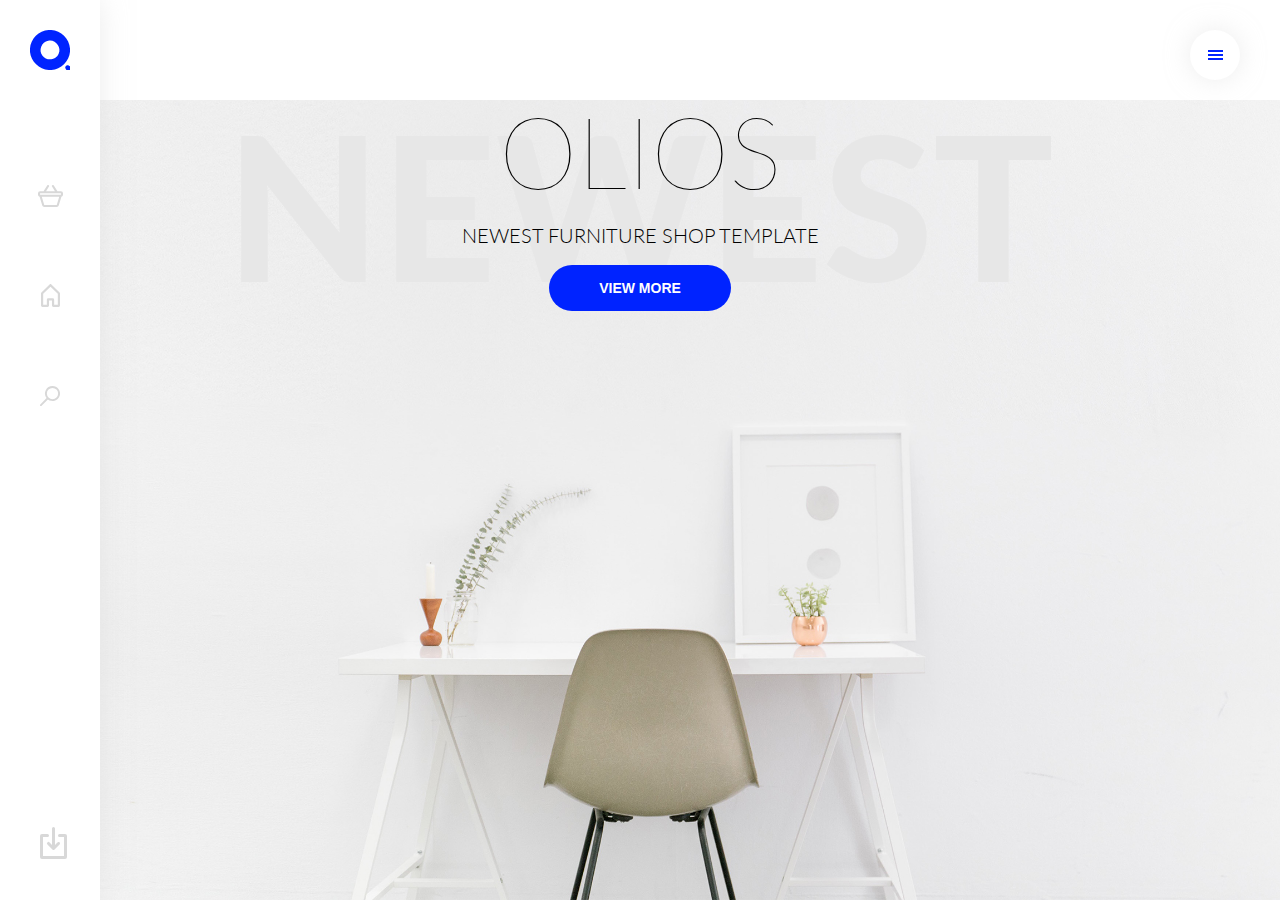
<file: index.html>
<!DOCTYPE html>
<html lang="en">
<head>
  <meta charset="UTF-8">
  <title>Olios tamplate</title>
  <link href="https://fonts.googleapis.com/css?family=Lato:100,300,400,900" rel="stylesheet">
  <link rel="stylesheet" href="css/reset.css">
  <link rel="stylesheet" href="css/style.css">
</head>
<body>
 <div class="sidebar">
   <div class="logo">
     <picture>
       <source type="image/svg+xml" srcset="img/LOGO.svg">
       <img src="img/logo.png" alt="logo">
     </picture>
   </div>
   <div class="items">

    <a href="#" class="item item-1">
     </a>
     <a href="#" class="item item-2">
     </a>
   
     <a href="#search-block" class="item item-3">
       </a>

 </div>
 <div class="in">
   <a href="#">
     <picture>
       <source type="image/svg+xml" srcset="img/In.svg">
       <img src="img/In.png" alt="Menu">
     </picture>
   </a>
 </div>
 </div>

  
   <div class="main">
      <div class="main-item main-item_1">
   <h2>olios</h2>
   <h3>Newest furniture shop template</h3>
   <span>newest</span>
   <button class="main-btn">view more</button>
   </div>
 </div>
<div id="main-menu" class="menu">
  <a class="hamburger" id="close-menu" href="#close">
     <span></span>
     <span></span>
   </a>
  <ul class="navigation">
    <li><a href="products.html">
    living room
    <picture>
    <source type="image/svg+xml" srcset="img/Menu/living room.svg">
       <img src="img/Menu/living room.png" alt="Living room">
     </picture>
   </a></li>
   <li><a href="#">
     office
     <picture>
       <source type="image/svg+xml" srcset="img/Menu/office.svg">
       <img src="img/Menu/office.png" alt="Office">
     </picture>
</a></li>
<li><a href="#">
  for kids 
   <picture>
       <source type="image/svg+xml" srcset="img/Menu/for kids.svg">
       <img src="img/Menu/for kids.png" alt="For kids">
     </picture>
</a></li>
<li><a href="#">
  kitchen
<picture>
       <source type="image/svg+xml" srcset="img/Menu/kitchen.svg">
       <img src="img/Menu/kitchen.png" alt="Kitchen">
     </picture>
</a></li>
<li><a href="#">
  accesories
  <picture>
       <source type="image/svg+xml" srcset="img/Menu/accesories.svg">
       <img src="img/Menu/accesories.png" alt="Accesories">
     </picture>
</a></li>
  </ul>
  <div class="categories-link">
    <a href="#">show all categories</a>
    <span class="link-line"></span>
  </div>
</div>
 <a class="hamburger" href="#main-menu">
     <span></span>
     <span></span>
     <span></span>
   </a>
   
<div id="search-block" class="search-block">
  <form action="#">
    <input type="text" class="input-search" value="red seat">
    <a class="search-close" href="#close">&times;</a>
    <p class="help-text">Type product that you are looking for</p>
  </form>

  <div class="search-result">
    <div class="result-product">
      <img src="img/Products/red-seat.png" alt="">
      <span>red seat</span>
    
    </div>
    <div class="result-product">
      <img src="img/Products/blue-seat.png" alt="">
      <span>blue seat</span>
    </div>
</body>
</html>
</file>
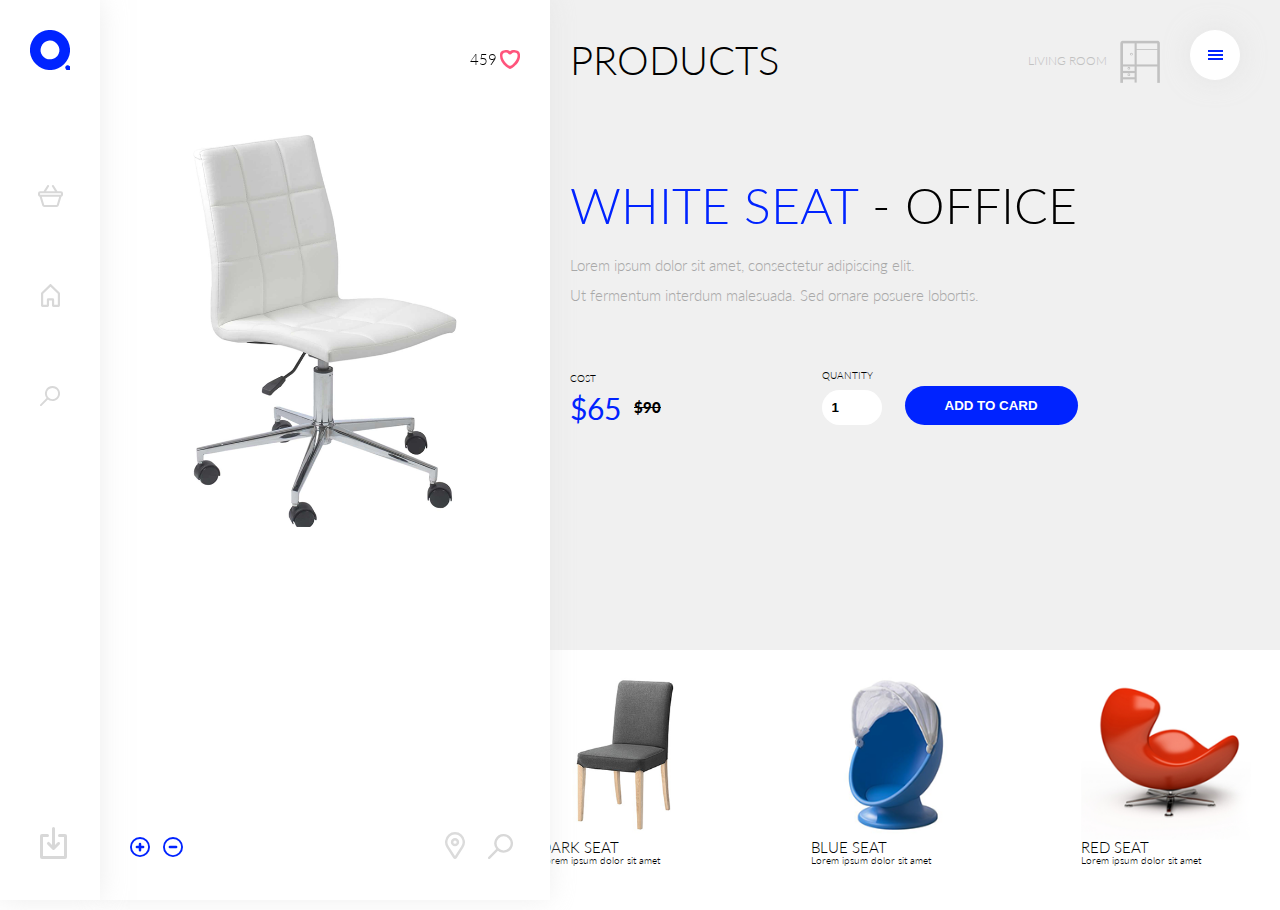
<file: card.html>
<!DOCTYPE html>
<html lang="en">
<head>
	<meta charset="UTF-8">
	<title>Olios tamplate</title>
	<link href="https://fonts.googleapis.com/css?family=Lato:100,300,400,900" rel="stylesheet">
	<link rel="stylesheet" href="css/reset.css">
	<link rel="stylesheet" href="css/style.css">
</head>
<body>

<div class="sidebar">
   <div class="logo">
     <picture>
       <source type="image/svg+xml" srcset="img/LOGO.svg">
       <img src="img/logo.png" alt="logo">
     </picture>
   </div>
   <div class="items">

    <a href="#" class="item item-1">
     </a>
     <a href="#" class="item item-2">
     </a>
   
     <a href="#search-block" class="item item-3">
       </a>

 </div>

 <div class="in">
	 <a href="#">
		 <picture>
			 <source type="image/svg+xml" srcset="img/In.svg">
			 <img src="img/In.png" alt="Menu">
		 </picture>
	 </a>
 </div>
 </div>
	<div class="card-product">
		<div class="photo-block">
			<div class="rating">
				<span>459</span>
				<picture>
				  <source type="image/svg+xml" srcset="img/Card/heart.svg">
				  <img src="img/Card/heart.png" alt="Likes">
				</picture>
			</div>
			<div class="photo-product">
				<img src="img/Card/seat.png" alt="Seat">
			</div>
			<div class="card-panel">
				<div class="zoom">
					<picture>
					  <source type="image/svg+xml" srcset="img/Card/add.svg">
					  <img src="img/Card/add.png" alt="Add">
					</picture>
					<picture>
					  <source type="image/svg+xml" srcset="img/Card/remove.svg">
					  <img src="img/Card/remove.png" alt="Remove">
					</picture>
				</div>
				<div class="search">
					<picture>
					  <source type="image/svg+xml" srcset="img/Card/map.svg">
					  <img class="map-icon" src="img/Card/map.svg" alt="Map">
					</picture>
					<picture>
					  <source type="image/svg+xml" srcset="img/Card/search.svg">
					  <img class="search-icon" src="img/Card/search.png" alt="Search">
					</picture>
				</div>
			</div>
		</div>
		<div class="card-header">
			<div class="categories-header">
				<h2>Products</h2>
				<span>
					Living room
					<picture>
				 <source type="image/svg+xml" srcset="img/Menu/living room.svg">
				 <img src="img/Menu/living room.png" alt="Menu">
			 </picture>
				</span>
			</div>
			<div class="offer-text">
				<h3><span>white seat</span> - office</h3>
				<p>Lorem ipsum dolor sit amet, consectetur adipiscing elit. <br> Ut fermentum interdum malesuada. Sed ornare posuere lobortis. </p>
			</div><div class="product-settings">
				<div class="cost">
					<span class="cost-head">cost</span>
					<strong class="product-price">$65</strong>
					<span><s>$90</s></span>
				</div>
				<div class="quantity">
					<span class="quantity-head">quantity</span>
					<input type="number" min="1" value="1" class="quantity-number">
				</div>
				<div class="card-btn">
					<button class="add-btn">
						add to card
					</button>	
				</div>
			</div>
		</div>
		
	</div>
	<div class="recomended">
			<span class="recomended-head">recomended</span>
			<div class="recomended-good">
				<img src="img/Products/dark-seat.png" alt="">
				<h4>Dark seat</h4>
				<p>Lorem ipsum dolor sit amet</p>
			</div>
			<div class="recomended-good">
				<img src="img/Products/blue-seat.png" alt="">
				<h4>Blue seat</h4>
				<p>Lorem ipsum dolor sit amet</p>
			</div>
			<div class="recomended-good">
				<img src="img/Products/red-seat.png" alt="">
				<h4>Red seat</h4>
				<p>Lorem ipsum dolor sit amet</p>
			</div>
		</div>
</div>

	 
<div id="main-menu" class="menu">
	
	<a class="hamburger" id="close-menu" href="#close">
		 <span></span>
		 <span></span>
	 </a>
	<ul class="navigation">
		<li><a href="products.html">
		living room
		<picture>
			 <source type="image/svg+xml" srcset="img/Menu/living room.svg">
			 <img src="img/Menu/living room.png" alt="Living room">
		 </picture>
	 </a></li>
	 <li><a href="#">
		 office
		 <picture>
			 <source type="image/svg+xml" srcset="img/Menu/office.svg">
			 <img src="img/Menu/office.png" alt="Office">
		 </picture>
</a></li>
<li><a href="#">
	for kids 
	 <picture>
			 <source type="image/svg+xml" srcset="img/Menu/for kids.svg">
			 <img src="img/Menu/for kids.png" alt="For kids">
		 </picture>
</a></li>
<li><a href="#">
	kitchen
<picture>
			 <source type="image/svg+xml" srcset="img/Menu/kitchen.svg">
			 <img src="img/Menu/kitchen.png" alt="Kitchen">
		 </picture>
</a></li>
<li><a href="#">
	accesories
	<picture>
			 <source type="image/svg+xml" srcset="img/Menu/accesories.svg">
			 <img src="img/Menu/accesories.png" alt="Accesories">
		 </picture>
</a></li>
	</ul>
	<div class="categories-link">
		<a href="#">show all categories</a>
		<span class="link-line"></span>
	</div>
</div>
 <a class="hamburger" href="#main-menu">
		 <span></span>
		 <span></span>
		 <span></span>
	 </a>
	<div id="search-block" class="search-block">
  <form action="#">
    <input type="text" class="input-search" value="red seat">
    <a class="search-close" href="#close">&times;</a>
    <p class="help-text">Type product that you are looking for</p>
  </form>
  <div class="search-result">
    <div class="result-product">
      <img src="img/Products/red-seat.png" alt="">
      <span>red seat</span>
    </div>
    <div class="result-product">
      <img src="img/Products/blue-seat.png" alt="">
      <span>blue seat</span>
    </div>
	 
</body>
</html>
</file>
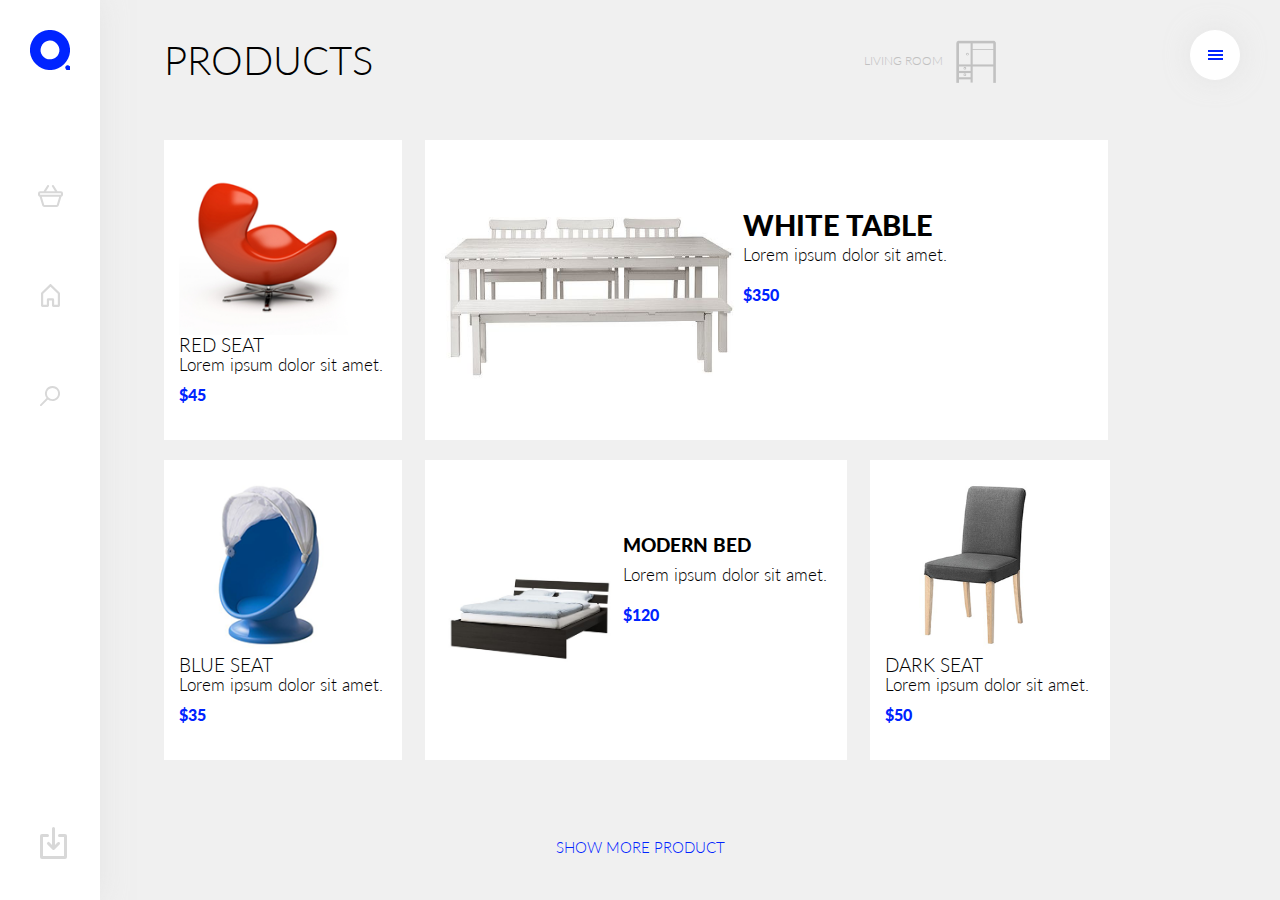
<file: products.html>
<!DOCTYPE html>
<html lang="en">
<head>
  <meta charset="UTF-8">
  <title>Olios tamplate</title>
  <link href="https://fonts.googleapis.com/css?family=Lato:100,300,400,900" rel="stylesheet">
  <link rel="stylesheet" href="css/reset.css">
  <link rel="stylesheet" href="css/style.css">
</head>
<body>
  
 <div class="sidebar">
   <div class="logo">
     <picture>
       <source type="image/svg+xml" srcset="img/LOGO.svg">
       <img src="img/logo.png" alt="logo">
     </picture>
   </div>
   <div class="items">

    <a href="#" class="item item-1">
     </a>
     <a href="#" class="item item-2">
     </a>
   
     <a href="#search-block" class="item item-3">
       </a>
 </div>

 <div class="in">
   <a href="#">
     <picture>
       <source type="image/svg+xml" srcset="img/In.svg">
       <img src="img/In.png" alt="Menu">
     </picture>
   </a>
 </div>
 </div>


<div class="categories">
  <div class="container">
    <div class="categories-header">
      <h2>Products</h2>
      <span>
        Living room
        <picture>
       <source type="image/svg+xml" srcset="img/Menu/living room.svg">
       <img src="img/Menu/living room.png" alt="Menu">
     </picture>
      </span>
    </div>




    <div class="products-cards">
      <a href="#" class="card">
        <img src="img/Products/red-seat.png" alt="Red seat">
        <span class="mini-card-text"><h3>Red seat</h3>
        <p>Lorem ipsum dolor sit amet.</p>
        <span class="card-price">$45</span>
      </a>


      <a href="#" class="card">
        <img src="img/Products/white-table.png" alt="White table">
        <span class="card-price">
        <span class="mini-card-text"><h3>White table</h3>
          <p>Lorem ipsum dolor sit amet.</p>
          <span class="card-price">$350</span></span>
        </span>
      </a>



      <a href="#" class="card">
        <img src="img/Products/blue-seat.png" alt="Blue seat">
        <span class="mini-card-text"><h3>Blue seat</h3>
          <p>Lorem ipsum dolor sit amet.</p>
          <span class="card-price">$35</span></span>
      </a>


<a href="#" class="card">
        <img src="img/Products/modern-bed.png" alt="Modern bed">
        <span class="mini-card-text"><span class="card-price">
          <h3>Modern bed</h3>
          <p>Lorem ipsum dolor sit amet.</p>
          <span class="card-price">$120</span></span>
        
      </a>


<a href="card.html" class="card">
        <img src="img/Products/dark-seat.png" alt="Dark seat">
        <span class="card-text">
        <span class="mini-card-text"><h3>Dark seat</h3>
          <p>Lorem ipsum dolor sit amet.</p></span>
        <span class="card-price">$50</span>
      </a>


    </div>
    <div class="products-cards">
      
    </div>
    <div class="show-more-link">
    <a href="#">Show more product</a>
  </div>
</div>
</div>
   
<div id="main-menu" class="menu">
  
  <a class="hamburger" id="close-menu" href="#close">
     <span></span>
     <span></span>
   </a>
  <ul class="navigation">
    <li><a href="products.html">
    living room
    <picture>
       <source type="image/svg+xml" srcset="img/Menu/living room.svg">
       <img src="img/Menu/living room.png" alt="Living room">
     </picture>
   </a></li>
   <li><a href="#">
     office
     <picture>
       <source type="image/svg+xml" srcset="img/Menu/office.svg">
       <img src="img/Menu/office.png" alt="Office">
     </picture>
</a></li>
<li><a href="#">
  for kids 
   <picture>
       <source type="image/svg+xml" srcset="img/Menu/for kids.svg">
       <img src="img/Menu/for kids.png" alt="For kids">
     </picture>
</a></li>
<li><a href="#">
  kitchen
<picture>
       <source type="image/svg+xml" srcset="img/Menu/kitchen.svg">
       <img src="img/Menu/kitchen.png" alt="Kitchen">
     </picture>
</a></li>
<li><a href="#">
  accesories
  <picture>
       <source type="image/svg+xml" srcset="img/Menu/accesories.svg">
       <img src="img/Menu/accesories.png" alt="Accesories">
     </picture>
</a></li>
  </ul>
  <div class="categories-link">
    <a href="#">show all categories</a>
    <span class="link-line"></span>
  </div>
</div>
 <a class="hamburger" href="#main-menu">
     <span></span>
     <span></span>
     <span></span>
   </a>
<div id="search-block" class="search-block">
  <form action="#">
    <input type="text" class="input-search" value="red seat">
    <a class="search-close" href="#close">&times;</a>
    <p class="help-text">Type product that you are looking for</p>
  </form>
  <div class="search-result">
    <div class="result-product">
      <img src="img/Products/red-seat.png" alt="">
      <span>red seat</span>
    </div>
    <div class="result-product">
      <img src="img/Products/blue-seat.png" alt="">
      <span>blue seat</span>
    </div>
  
</body>
</html>
</file>
<file: css/style.css>
/*basic setings базовые настройки */

*{
box-sizing: border-box;
 outline:none !important
}
body{
  font-family: 'Lato', sans-serif;
   font-weight: 300;
  position: relative;
  overflow-x: hidden;
  
}

html{
font-size: 10px;
}

a: focus{
  outline:none !important;
}
button: focus, input: focus{
outline:none !important;
}




/*Оформление sidebar*/
.sidebar {
  text-align: center;
  background-color: rgb(255, 255, 255);
  box-shadow: 0px 0px 25px 0px rgba(219, 219, 219, 0.5);
  position: fixed;
  left: 0px;
  top: 0px;
  width: 10rem;
  height: 100vh;
  z-index: 5;
}
.logo{
  padding-top: 3rem;
}
.logo img{
  width: 4rem;

}
.items{
  padding-top: 10rem;
}
.item{
 
  width: 5rem;
  display: block;
  margin: 0 auto;
  margin-bottom: 5rem;
  height: 5rem;
}
.item-1 {
  
  background: url(../img/basket.svg) no-repeat center center;
  background-size: 2.5rem;
}
.item-2 {
   background: url(../img/home.svg) no-repeat center center;
  background-size: 1.9rem;
  
}

.item-3{
  background: url(../img/search.svg) no-repeat center center;
  background-size: 2rem;
}
.in{
  position: absolute;
  bottom: 4rem;
  left: 50%;
  margin-left: -1rem;
}
.in-img{
  width: 2rem;
}
.hamburger{
  position: fixed;
  top: 3rem;
  right: 4rem;
  background-color: #fff;
  box-shadow: 0px 0px 25px 0px rgba(219, 219, 219, 0.5);
  border-radius: 50%;
  width: 5rem;
  height: 5rem;
  padding-top: 1.75rem;
  z-index: 99;
 

  
}

.hamburger span{
  display: block;
  margin: 2px auto;
  background-color: #0023ff;
  height: 2px;
  width: 30%;
}
/*Main screen*/
.main{
    
  min-height: 450px;
  height: 100vh;
}
.main-item_1{
  height: 100%;
  background: url("../img/main-item_1.jpg") no-repeat center center ;
background-size: 100%;
background-position:center bottom;

}
.main-item{
  padding-top: 10rem;
  text-transform:uppercase;
  text-align: center;
  position: relative;
}
.main-item_1 h2 {
  font-size: 10rem;
  font-weight: 100;
  position: relative;
  z-index: 1;
}
.main-item_1 h3 {
  font-size: 2rem;
  margin-top: 2.5rem;
position: relative;
z-index: 1;
}
.main-item_1 span{
  font-weight: 900;
  font-size:20rem;
color: #e7e7e7;
position: absolute;
left: 50%;
transform: translateX(-50%) translateY(-70%);
z-index: 0;
}
.main-btn{
  position: relative;
  z-index: 1;
  margin-top: 2rem;
  background-color: #0023ff;
  border: none;
  border-radius: 50px;
  color: #fff;
    text-transform: uppercase;
    font-weight: 900;
    padding: 1.5rem 5rem;
    font-size: 1.4rem;

}
/*Menu*/

.menu{
  -webkit-transform: translateX(100%);
    -ms-transform: translateX(100%);
    -o-transform: translateX(100%);
    transform: translateX(100%);  
  position: fixed;
  top: 0;
  right: 0;
  width: 35rem;
  background: #fff;
  height: 100vh;
  -webkit-transition: all 0.2s;
  -o-transition: all 0.2s;
  transition: all 0.2s;
}

.menu:target{
  transform: translateX(0);
  box-shadow: 0 0 3rem rgba(0,0,0,.1);
  z-index: 99;
}

#main-menu:target + .hamburger{
display: none;
}
#close-menu{
  padding-top: 0;
}


#close-menu span{
  position: absolute;
  left: 50%;
  top: 50%;
 margin: 0;
}


#close-menu span:nth-child(1){
  transform: translateX(-50%) translateY(-50%) rotate(45deg);

}
#close-menu span:nth-child(2){
transform: translateX(-50%) translateY(-50%) rotate(-45deg);
}



.navigation img{
width: 4rem;
vertical-align: middle;
display: inline-block;
margin-left: 2rem;
}
.navigation{
text-align: right;
padding-top: 20rem;
}
.navigation li{
  display: block;
  padding-right: 5rem;
}
.navigation a:hover {
padding-right: 2rem;
color: #0023ff;
}
.navigation a{
  display: block;
  line-height: 4;
  text-transform: uppercase;
  font-size: 2rem;
  color: #c1c1c1;
  text-decoration: none;
  transition: all 0.2s; 
}
.categories-link{
  position: absolute;
  bottom: 5rem;
  right: 50%;
  -webkit-transform:translateX(50%);
  -ms-transform:translateX(50%);
  -o-transform:translateX(50%);
  transform:translateX(50%);
  text-transform: uppercase;
  
}
.categories-link a{
  display: block;
  color: #0023ff;
  font-weight: 400;
  font-size: 1.5rem;
  text-decoration: none;
}
.categories-link span{
  transition: all 0.2s;
}
.categories-link a: hover + span {
width: 30%;
}

.link-line{
  display: block;
  width: 70%;
  margin: 1rem auto;
  height: 2px;
  background-color: #0023ff;
}


/*Products*/
.container{
  width: 960px;
  margin: 0 auto;
}

.categories{
  background-color: #f0f0f0;
  min-height: 100vh;
}

.categories-header h2{
  text-transform: uppercase;
  font-weight: 300;
  font-size: 4rem;
  display: inline-block;

}
.categories-header span{
  vertical-align: top;
  display: inline-block; 
  text-align: right;
  float: right;
  font-size: 2rem;
  margin-right: 12rem;
  color: #c1c1c1;
  text-transform: uppercase; 
}
.categories-header span img{
width: 4rem;
display: inline;
vertical-align: middle;
margin-left: 1rem;

}
.categories{
  padding-bottom: 4rem;
  padding-top: 4rem;
}
.products-cards{
  padding-top: 4rem;
}
.card {
  display: inline-block;
  vertical-align: middle;
  background-color: #fff;
  text-decoration: none;
  line-height: 2rem;
  padding: 1.5rem;
  margin-top: 2rem;
  height: 30rem;
  
  

}

.card h3{
text-transform: uppercase;
font-size: 1.875rem;
color: #000;
}
.card p{
  font-weight: 300;
  font-size: 1.74rem;
color: #000;
}
.card-price{
  color: #0023ff;
  font-weight: 900;
  font-size: 1.6rem;
  margin-top: 1rem;
  display: inline-block;
}
.card img{
  display: inline-block;
 height: 18rem;
  vertical-align: middle;

}
.card:nth-child(1) , .card:nth-child(3){
  width: 25%;
  margin-right: 2rem;
}
.card:nth-child(2){
  padding-top: 6rem;
  line-height: 3rem;
  width: 71.7%;
}
  .card:nth-child(4) {
padding-top: 6rem;
  line-height: 3rem;
  margin-right: 2rem;
  width: 44.3%;
  }

.card:nth-child(2) h3{
  font-size: 2.875rem;
}
.card-text{
  margin-left: 3rem;
  vertical-align: middle;

}
.show-more-link{
  
  text-align: center;
  margin-top: 4rem;
}
  .show-more-link a{
    text-transform: uppercase;
  color: #0023ff;
  font-size: 1.5rem;
  text-decoration: none;
}

/*card of product*/

.card-product{
  margin-left: 10rem;
  min-height: 100vh;
  background-color: #f0f0f0;
}
  .rating{
    text-align: right;
  }
  .photo-block{
    display: inline-block;
    background-color: #fff;
    position: fixed;
    top: 0;
    left: 10rem;
    width: 50rem;
    padding: 3rem;
    padding-top: 5rem;
    box-shadow: 0px 0px 25px 0px rgba(219, 219, 219, 0.45);
    min-height: 100vh;
    z-index: 4;
  }
  .photo-product{
    padding-top: 15%;
    text-align: center;
  }
  .photo-product img{
    width: 70%;
    min-width: 40rem;
  }
  .rating img{
    width: 2rem;
    vertical-align: middle;
  }
  .rating span{
    vertical-align: middle;
    font-size: 1.5rem;
  }
  .card-panel{
    width: 100%;
    bottom: 4rem;
    position: absolute;
  }

.zoom{
  
  padding-top: .5rem;
  display: inline-block;
  width: 30%;
  vertical-align: middle;
}
.zoom img {
width: 2rem;
margin-right: 1rem;
}
.search{
  float: right;
  vertical-align: middle;
  display: inline-block;
  width: 30%;
}
.map-icon{
  width: 2rem;
  margin-right: 2rem;
}

.search-icon{
  width: 2.5rem;
}
.card-header{
  display: inline-block;
  vertical-align: top;
  padding-top: 4rem;
  padding-left: 4rem;
  width: 100%;
  position: relative;
  min-height: 80rem;
  padding-left: 55rem;
  height: 100vh;
}

.offer-text h3{
  text-transform: uppercase;
  font-size: 5rem;
  margin-top: 10rem;
  margin-bottom: 2rem;
}
 
.offer-text h3 span{
  color: #0023ff;
}
 .offer-text p{
font-size: 1.5rem;
line-height: 2;
margin-bottom: 3rem;
color: #a8a8a8;
  }
  .cost{
    display: inline-block;
    width: 35%;
    
  }
.cost-head{
  text-transform: uppercase;
  display: block;
  width: 1.4rem;
  margin-bottom: 1rem;
}
.product-settings{
  margin-top: 6rem;
}
.product-price{
  font-size: 3rem;
  font-weight: 400;
  color: #0023ff;
  vertical-align: middle;
}
.cost span s{
  vertical-align: middle;
  font-size: 1.5rem;
  margin-left: 1rem;
  font-weight: 900;
}
.quantity{
  vertical-align: top;
  display: inline-block;

}
.quantity-head{
  display: block;
}
.quantity-head{
  text-transform: uppercase;
  display: block;
  width: 1.4rem;
  margin-bottom: 1rem;
}
.quantity-number{
width: 6rem;
padding: 1rem;
border-radius: 3rem;
border: none;
font-weight: 900;
outline:none !important
}
.card-btn{
  display: inline-block;
  margin-left: 2rem;
  margin-top: 1.6rem;
}
.add-btn{
  padding: 1.2rem 4rem;
  border-radius: 50px;
  border: none;
  background-color: #0023ff;
  color: #fff;
  text-transform: uppercase;
  font-weight: 900;
  outline:none !important;
}
.recomended{
  width: 100%;

  background-color: #fff;
  height: 25rem; 
  position: absolute;
  bottom: 0;
  
  z-index: 1;
  padding-left: 59rem;
  
}
.recomended-head{
  top: 50%;
  position: absolute;
  font-size: 2rem;
  text-transform: uppercase;
  transform-origin: 50%;
  color: rgba(0,0,0,.2);
  transform: translateY(-50%) translateX(-10%) rotate(-90deg); 
}
.recomended-good{
  height: 100%;
  margin-left: 6rem;
  padding: 1rem;
  padding-left: 3rem;
  display: inline-block;
  width: 25%;
}
.recomended-good img{
  width: 17rem;
  display: block;
  margin: 0 auto;
}
.recomended-good h4{
  text-transform: uppercase;
  font-size: 1.5rem;
  line-height: 1;
}



/*Search block*/


.search-block{
transform: translateX(-100%);
transition: all 0.2s;
display: none;
}

.search-block:target{
  display: block;
  padding-top: 20rem;
  padding-left: 20rem;
   z-index: 4;
  position: fixed;
  left: 0;
  top: 0;
  width: 100vw;
  height: 100vh;
  min-height: 45rem;
  background-color: rgba(255,255,255,.95);
 transform: translateX(0);

}

.input-search{
  border: none;
  border-bottom: 2px solid rgba(0,0,0,.1);
  width: 70%;
  background-color: transparent;
  height: 3rem;
  font-size: 5rem;
  text-transform: uppercase;
  padding: 3rem;
  padding-left: 0;
  padding-bottom: 5rem;
  font-weight: 100;

}
.search-close{
  text-decoration: none;
  font-size: 6rem;
  vertical-align: top;
  color: rgba(0,0,0,.5);
}
.help-text{
  font-size: 1.5rem;
  color: rgba(0,0,0,.4);
  margin-top: 2rem;
}
.search-result{
  margin-top: 4rem;
}
.result-product{
  display: inline-block;
  width: 35%;
  vertical-align: middle;
}
.result-product img{
  vertical-align: middle;
  width: 20rem;
}
.result-product span{
  vertical-align: middle;
  text-transform: uppercase;
  font-weight: 300;
  font-size: 3rem;
  margin-left: 2rem;
}


/*Media*/ 


@media(max-width: 1300px) { 
  .result-product span{
    font-size: 1.5rem;
  }
.result-product img{
  width: 15rem;
}
.card-header{
  padding-left: 47rem;
}
.container{
  width: 90%;
  margin: 0 auto;
  padding-left: 10rem;
  padding-right: 10rem;
  padding-left: 10rem;
}
.photo-block{
  width: 45rem;
 }
 .recomended{
  padding-left: 45rem;
 }
 .categories-header span{
  font-size: 1.2rem;
}
}

@media(max-width: 1024px) { 
html{ 
font-size: 8px; 
}

.navigation { 
padding-top: 12rem; 
} 
.photo-block{
  position: relative;
  left: 0;
  display: block;
  width: 100%;
  min-height: 50vh;
  height: auto;
}
.photo-product{
  padding-top: 7%;
}
.photo-product img{
width: 40%;
}
.rating{
  padding-right: 10rem;
}
.search{
  text-align: center;
}
.card-header{
  width: 100%;
  min-height: 80rem;
  height: auto;
  padding-left: 5rem;

}
.recomended{
  padding-left: 0;
  text-align: left;
  padding-left: 12rem;
}
.recomended-good{
  margin-left: 0;
  margin-right: 1rem;
}
.recomended-head{
  transform: translateY(-50) translateX(-100) rotate(-90deg);

}
@media(max-width: 768px) { 
html{ 
font-size: 6px; 
}
.hamburger{
  width: 6rem;
  height: 6rem;
}
}
@media(max-width: 1200px) {
.card{
  display: inline-block;
  width: 45% !important;
  margin-right: -4px;
  height: 40rem;
  position: relative;
  padding: 3rem;
}
.card img{
  display: block;
  margin: 0 auto;
  min-width: 100%;
}
.card h3{
  font-size: 3rem;
}
.mini-card-text, .card-text{
display: block;
vertical-align: middle;
font-size: 1rem;
width: 100%;
line-height: 3;
position: absolute;
bottom: 2rem;
}
}
@media(max-width: 640px) {
  .result-product {
    display: block;
    width: 100%;
    margin-top: 3rem;
  }
  .card{
    display: block !important;
    width: 100% !important;
  }
}
@media(max-width: 480px) {
  .categories-header span{
    font-size: 10rem;

  }
}
</file>
